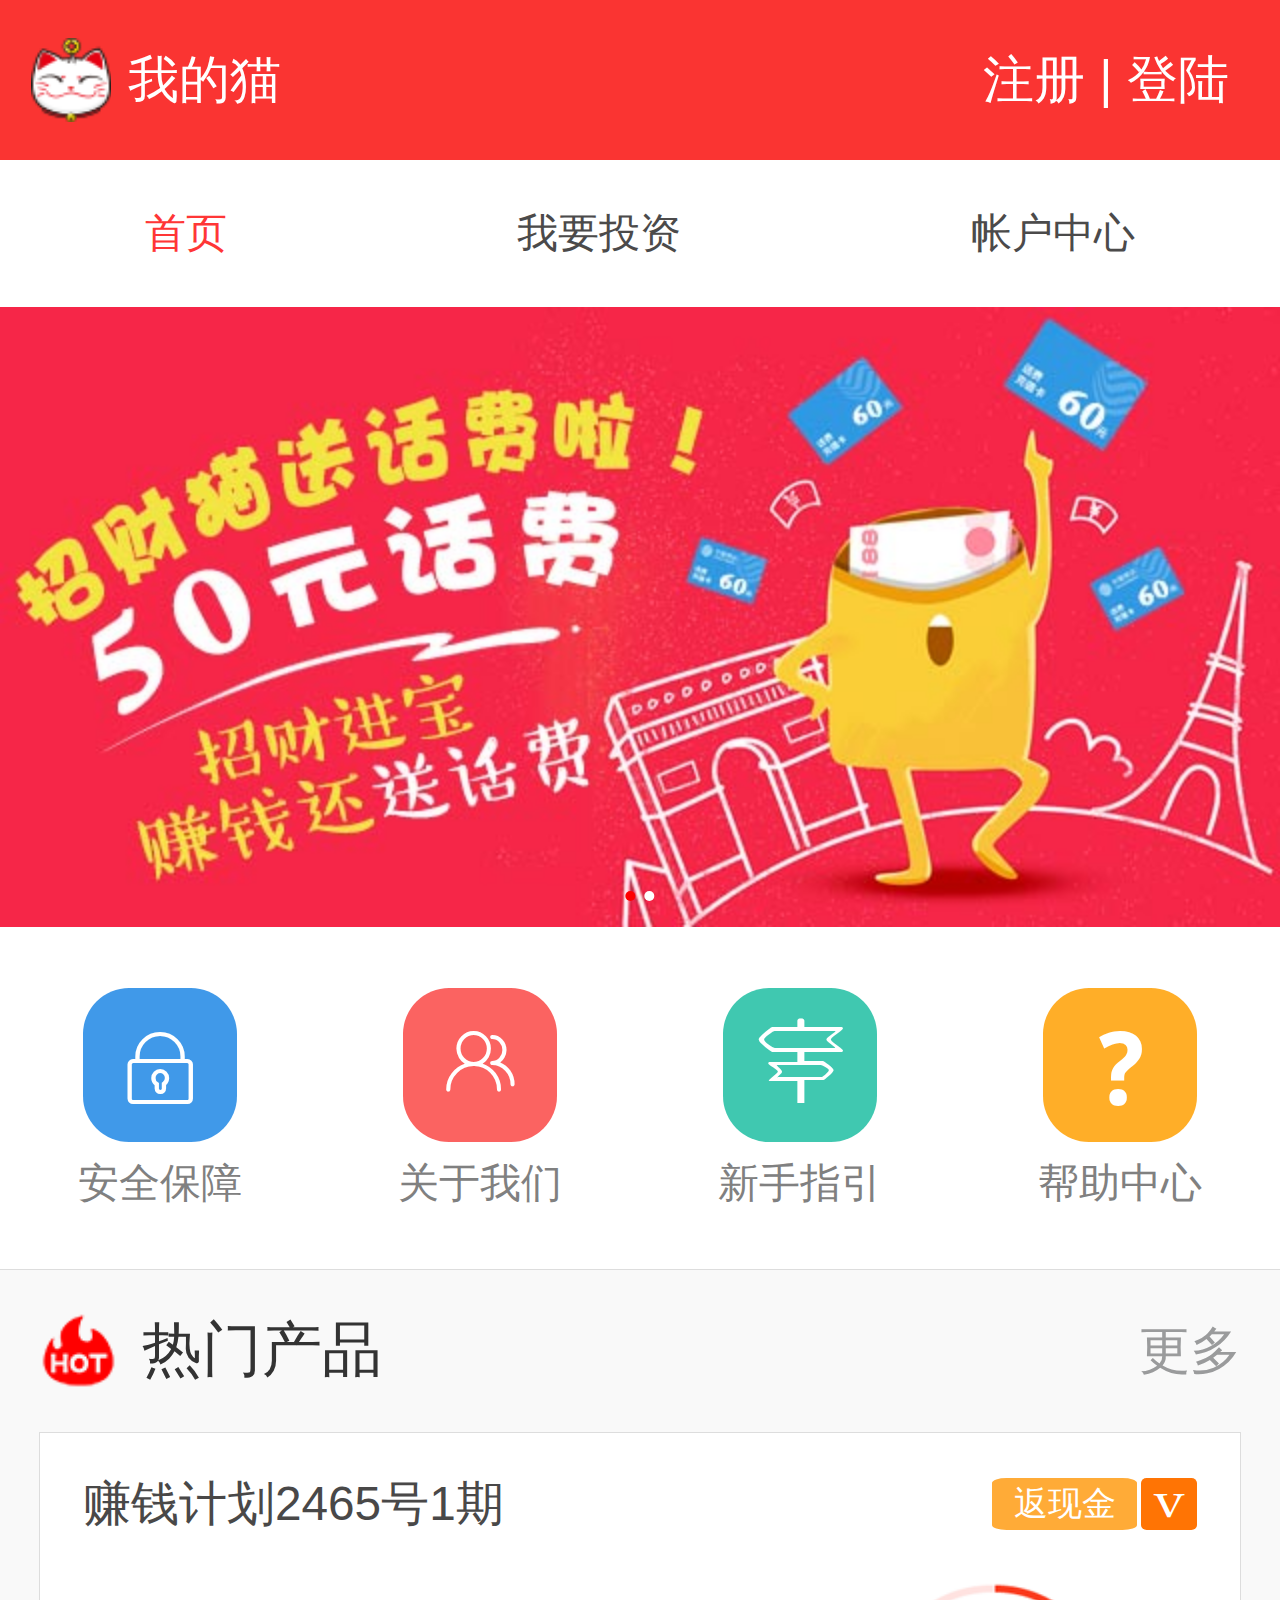
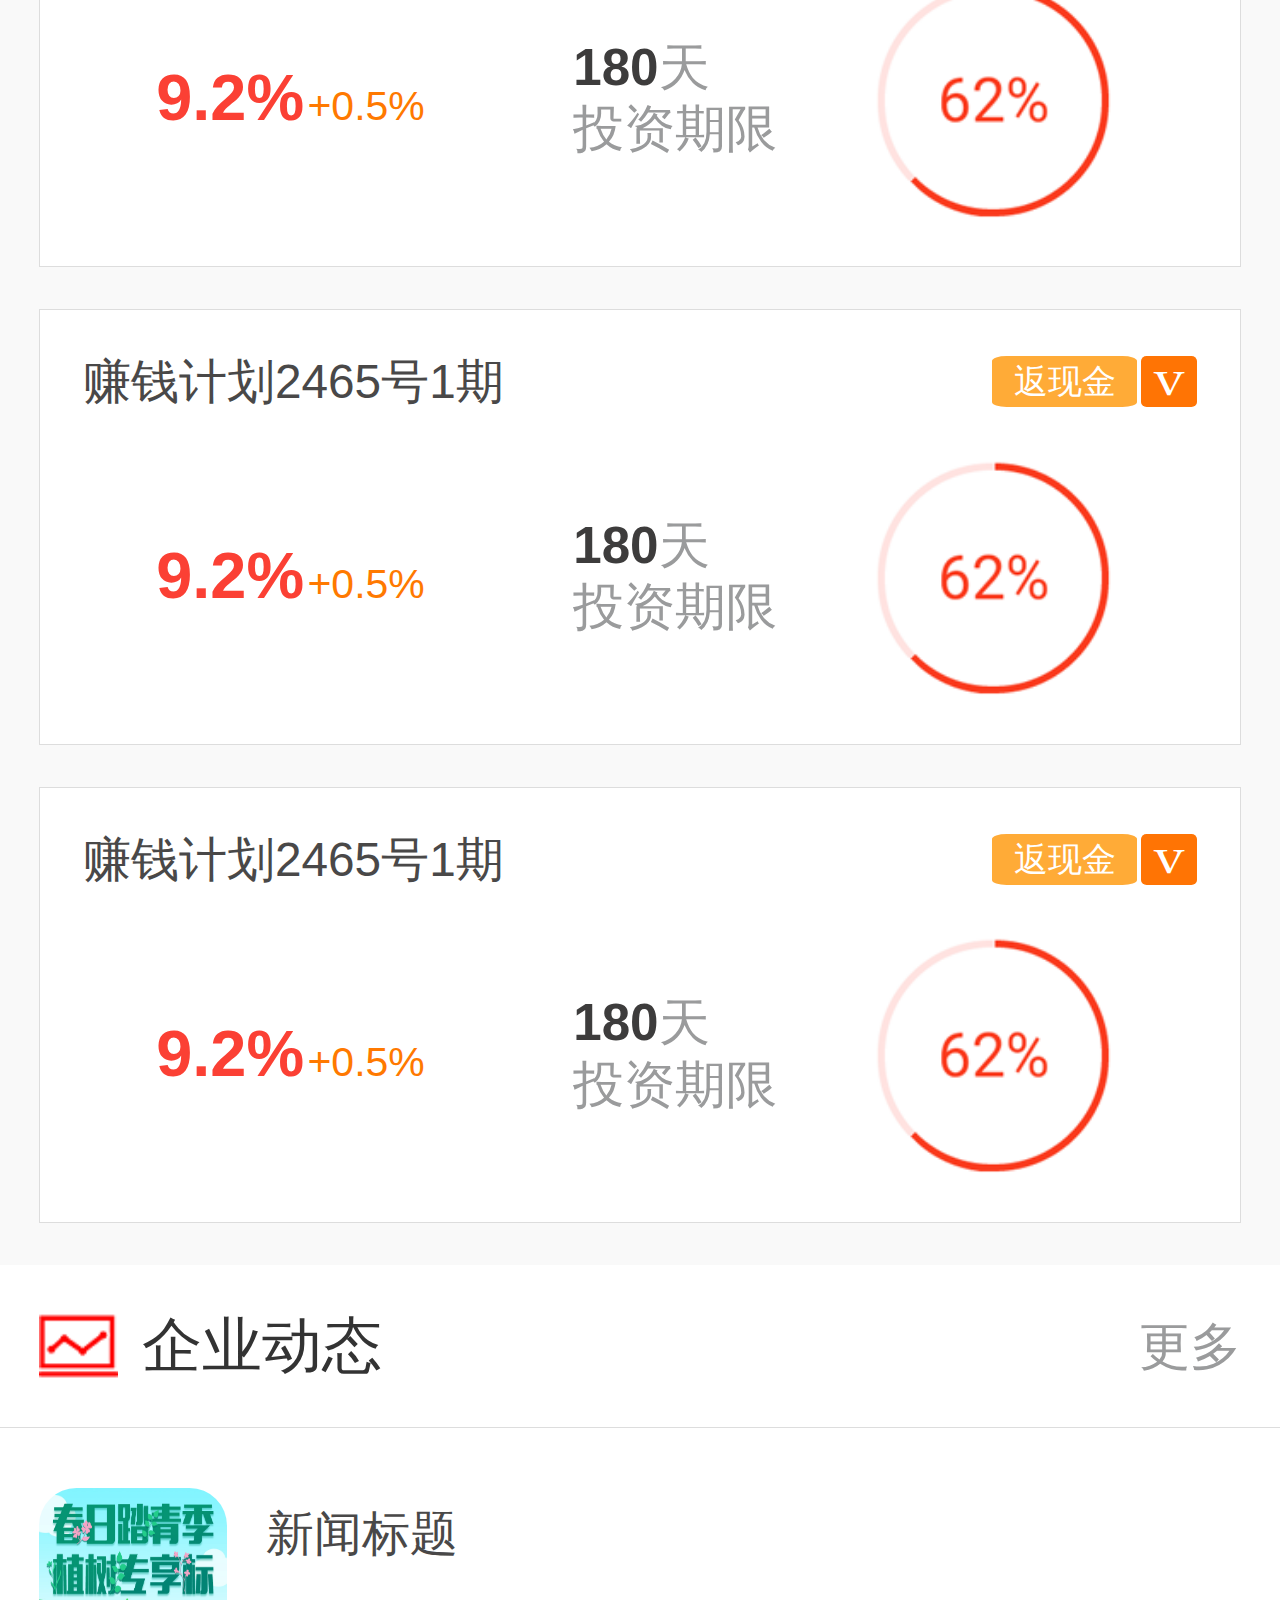
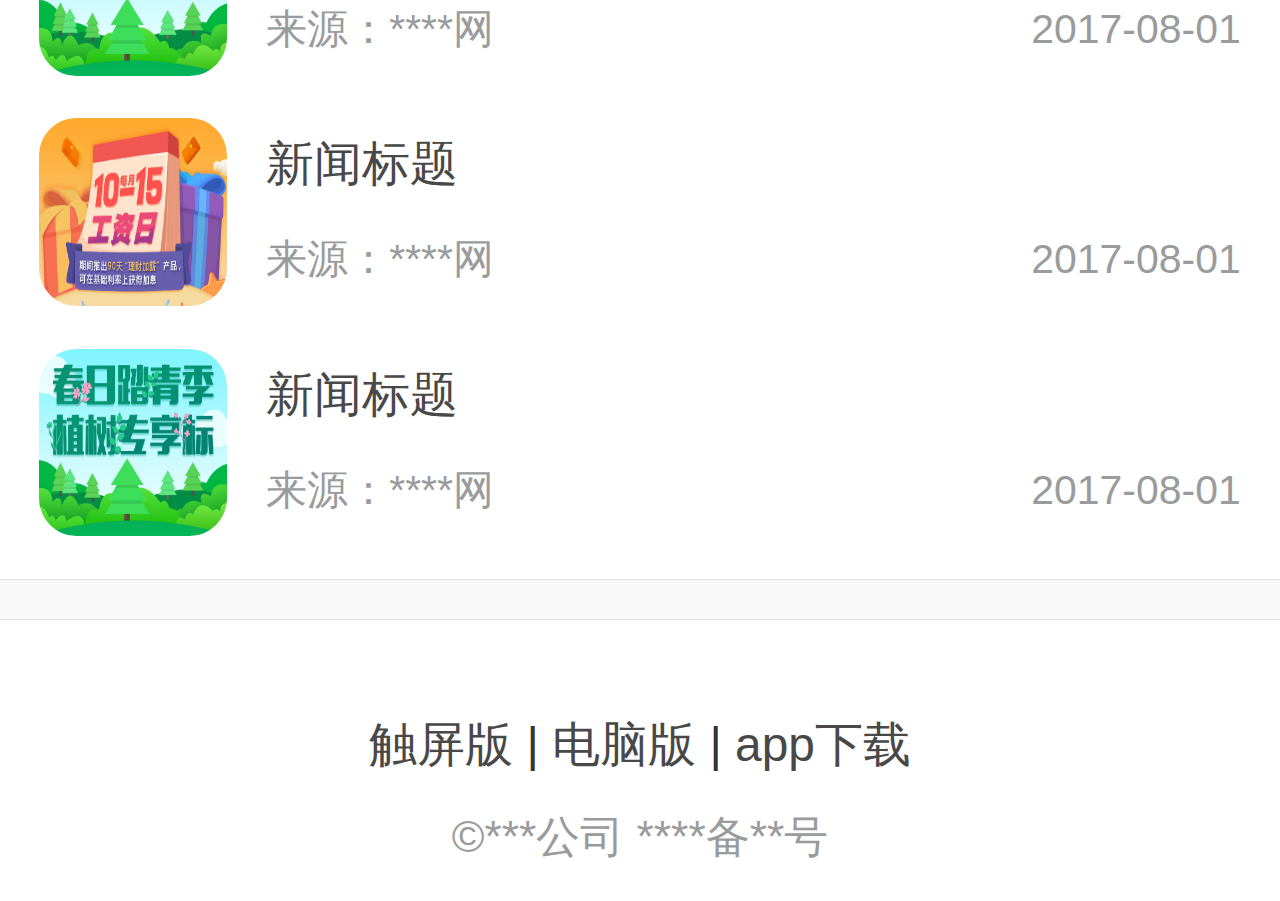
<file: index.html>
<!DOCTYPE html>
<html>
	<head>
		<meta charset="utf-8" />
		<meta name="viewport" content="width=device-width,initial-scale=1,minimum-scale=1,maximum-scale=1,user-scalable=no" />
		<title>猫-主页</title>
		<link rel="stylesheet" href="css/iconfont.css" />
		<link rel="stylesheet" type="text/css" href="css/index.css"/>

		<script type="text/javascript">
			var fs = document.documentElement.clientWidth / 750  * 100; 
			document.querySelector("html").style.fontSize = fs + "px";
		</script>
	</head>
	<body>
		<header>
			<div class="logo">
				<a href="">
					<img src="img/logo.png" alt="" />
					<h1>我的猫</h1>
				</a>
			</div>
			<div>
				<a href="">注册</a> | <a href="">登陆</a> 
			</div>
			
		</header>
		
		<section class="topnav">
			<a href="" class="current">首页</a>
			<a href="">我要投资</a>
			<a href="">帐户中心</a>
		</section>
		
	<!--轮播图-->
		<div id='slider' class='swipe'>
			  <div class='swipe-wrap'>
			    <div class="page">
			    	<img src="img/slider1.jpg" />
			    </div>
			    <div class="page">
			    	<img src="img/slider2.jpg" alt="" />
			    </div>
			   
			  </div>
		  
		  
		   <div class="indirector">
		    	<span class="on"></span>
		    	<span></span>
		    </div>
		    
		</div>
	<!--轮播图-->	
	
	<!--用户导航-->
		<section class="usernav">
			<a href="">
				<i class="iconfont icon-suo"></i>
				<div>安全保障</div>
			</a>
			<a href="">
				<i class="iconfont icon-women"></i>
				<div>关于我们</div>
			</a>
			<a href="">
				<i class="iconfont icon-xinshouzhiyin"></i>
				<div>新手指引</div>
			</a>
			<a href="help.html">
				<i class="iconfont icon-wenti"></i>
				<div>帮助中心</div>
			</a>
		</section>
	
	<!--热门产品-->
		<section class="hotproducts">
			<div class="title">
				<h3>热门产品</h3> <a href="">更多</a>
			</div>
			<ul class="itemlist">
				<li class="item">
					<a href="detail.html">
						<div class="item-title">
							<h4>赚钱计划2465号1期 </h4>
							<span>
								<i class="cash">返现金</i>
								<i class="iconfont icon-vip"></i>
							</span>
						</div>
						<div class="data">
							<div class="data1">
								<strong>9.2%</strong>
								<em>+0.5%</em>
							</div>
							<div class="data2">
								<p><strong>180</strong>天</p>
								<p>投资期限</p>
							</div>
							<div class="data3">
								<img src="img/data3.png" alt="" />
							</div>
						</div>
					</a>
				</li>
				<li class="item">
					<div class="item-title">
						<h4>赚钱计划2465号1期 </h4>
						<span>
							<i class="cash">返现金</i>
							<i class="iconfont icon-vip"></i>
						</span>
					</div>
					<div class="data">
						<div class="data1">
							<strong>9.2%</strong>
							<em>+0.5%</em>
						</div>
						<div class="data2">
							<p><strong>180</strong>天</p>
							<p>投资期限</p>
						</div>
						<div class="data3">
							<img src="img/data3.png" alt="" />
						</div>
					</div>
				</li>
				<li class="item">
					<div class="item-title">
						<h4>赚钱计划2465号1期 </h4>
						<span>
							<i class="cash">返现金</i>
							<i class="iconfont icon-vip"></i>
						</span>
					</div>
					<div class="data">
						<div class="data1">
							<strong>9.2%</strong>
							<em>+0.5%</em>
						</div>
						<div class="data2">
							<p><strong>180</strong>天</p>
							<p>投资期限</p>
						</div>
						<div class="data3">
							<img src="img/data3.png" alt="" />
						</div>
					</div>
				</li>
			</ul>
			
		</section>
	
	
	<!--企业动态-->
		<section class="news">
			<div class="title">
				<h3>企业动态</h3> <a href="">更多</a>
			</div>
			<ul class="itemlist">
				
				<li class="item">
					<a href="">
						<img src="img/news20170310144045_植树节专享标题.jpg" alt="" />
						<div>
							<h4>新闻标题</h4>
							<p>
								<span>来源：****网</span>
								<i>2017-08-01</i>
							</p>
						</div>
					</a>
				</li>
				<li class="item">
					<a href="">
						<img src="img/news20170309133946_工资日标题.jpg" alt="" />
						<div>
							<h4>新闻标题</h4>
							<p>
								<span>来源：****网</span>
								<i>2017-08-01</i>
							</p>
						</div>
					</a>
					
				</li>
				<li class="item">
					<a href="">
						<img src="img/news20170310144045_植树节专享标题.jpg" alt="" />
						<div>
							<h4>新闻标题</h4>
							<p>
								<span>来源：****网</span>
								<i>2017-08-01</i>
							</p>
						</div>
					</a>
					
				</li>
			</ul>
			
		</section>
		
	<!--版权声明-->	
		<footer>
			<p class="links"> <a href="">触屏版</a> | <a href="">电脑版</a> | <a href="">app下载</a> </p>
			<p class="copyright"> &copy;***公司 ****备**号</p>
		</footer>
		
		<script src="./js/zepto/zepto.js" type="text/javascript" charset="utf-8"></script>
		<script src="./js/zepto/event.js" type="text/javascript" charset="utf-8"></script>
		<script src="./js/swipe.js" type="text/javascript" charset="utf-8"></script>
		<script type="text/javascript">
			
			window.mySwipe = Swipe(document.getElementById('slider'),
				{
				  startSlide: 0, //第几张开始
				  speed: 400,
				  auto: 2000, 	  //是否自动播放。为0就不会自动播放
				  continuous: true,//无限循环
				  disableScroll: false,
				  stopPropagation: false,
				  callback: function(index, elem) {
				  	
				    $(".indirector span").eq(index%2).addClass("on").siblings().removeClass("on");
				  	console.info("callback",index,elem);
				  	
				  },
				  transitionEnd: function(index, elem) {
				  	console.info("transitionEnd",index,elem)
				  	
				  }
				}
			);
			
			$(".indirector span").on("click",function(){
				var index = $(this).index();
				mySwipe.slide(index, 2000)
			})
			
			
		</script>
		
	</body>
</html>
</file>
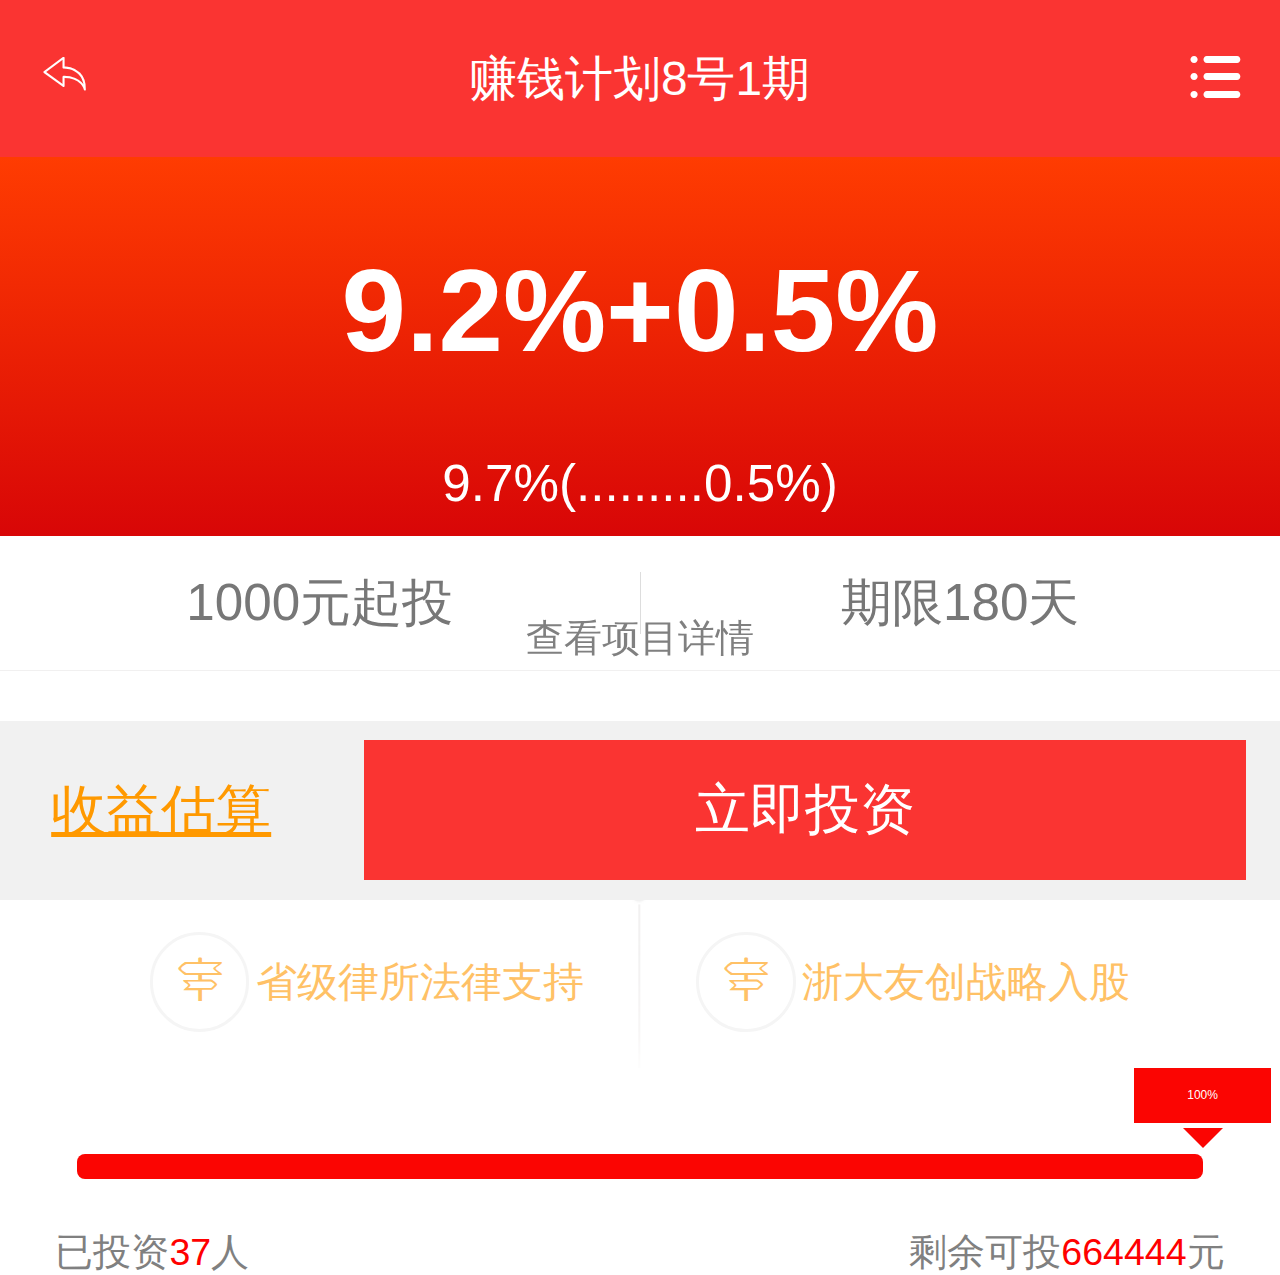
<file: detail.html>
<!DOCTYPE html>
<html>
		<head>
		<meta charset="utf-8" />
		<meta name="viewport" content="width=device-width,initial-scale=1,minimum-scale=1,maximum-scale=1,user-scalable=no" />
		<title>猫-详情页</title>
		<link rel="stylesheet" href="css/iconfont.css" />
		<link rel="stylesheet" type="text/css" href="css/detail.css"/>

		<script type="text/javascript">
			var fs = document.documentElement.clientWidth / 750  * 100; 
			document.querySelector("html").style.fontSize = fs + "px";
		</script>
	</head>
	<body>
		<header>
			<a href="index.html "> <i class="iconfont icon-fanhui"> </i></a> 
			<span>赚钱计划8号1期</span>
			
			<i class="iconfont icon-caidan" id="menu"> </i>
		</header>
		
		<section class="data">
			<p class="data1"> <strong>9.2%+0.5%</strong></p>
			<p class="data2"> <em>9.7%(.........0.5%)</em></p>
		</section>
		
		<section class="support">
			<div class="keys">
				<span>1000元起投</span>
				<span>期限180天</span>
			</div>
			<div>
				<ul>
					<li> <i class="iconfont icon-xinshouzhiyin"></i>省级律所法律支持</li>
					<li><i class="iconfont icon-xinshouzhiyin"></i>浙大友创战略入股</li>
					<li><i class="iconfont icon-xinshouzhiyin"></i>省级律所法律支持</li>
					<li><i class="iconfont icon-xinshouzhiyin"></i>浙大友创战略入股</li>
				</ul>
			</div>
		</section>
		
		<section class="proccess">
			
			<div class="pro-wrap" data-proccess="100">
				<div class="pro-front"></div>
				<div class="pro-block">0%</div>
			</div>
			
			<p class="pro-info">
				<span>已投资<em>37</em>人</span>
				<span>剩余可投<em>664444</em>元</span>
			</p>
			
		</section>
		
		<section class="footerlink">
			<p><a href="">查看项目详情</a></p>
		</section>
		<footer >
			<a href="" class="earnings">收益估算</a>
			<a href="" class="investment">立即投资</a>
		</footer>
		
		<div id="mask">
			
			<div class="nav">
				<a href="">
					<i class="iconfont icon-zhuye"></i>  
					<span>主页</span>  
				</a>
				<a href="">
					<i class="iconfont icon-suo"></i>  
					<span>安全保障</span>  
				</a>
				<a href="">
					<i class="iconfont icon-touzi"></i>  
					<span>我要投资</span>  
				</a>
				<a href="">
					<i class="iconfont icon-jiaruwomen"></i>  
					<span>帐户中心</span>  
				</a>
			</div>
			
		</div>
		
		<script src="js/zepto/zepto.js"></script>
		
		<script src="js/zepto/event.js"></script>
		<script src="js/zepto/touch.js"></script>
		<script>
		
			window.requestAnimFrame = (function(){
				  return  window.requestAnimationFrame       ||
				          window.webkitRequestAnimationFrame ||
				          window.mozRequestAnimationFrame    ||
				          function( callback ){
				            window.setTimeout(callback, 1000 / 60);
				          };
			})();
			
			window.cancelrequestAnimFrame = (function(){
				  return  window.cancelAnimationFrame   ||
				          window.webkitCancelAnimationFrame ||
				          window.mozCancelAnimationFrame    ||
				          window.clearTimeout;
				          
			})();
			
			
		
			$(function(){
				//假设当前的进度值是 50
				var value = $(".pro-wrap").attr("data-proccess");
				
				var currentValue = 0;
				var step = value / 30;
				var timerId;
				
				//（1）红色的前景的宽度:从0 --- 整个宽度的一半       c3动画
				var totalWidth = $(".pro-wrap").width();
				var frontWidth = totalWidth * value/100 ; 
				$(".pro-front").css("width",   frontWidth);
	
				// （2） left从0  到  红色的前景的宽度 - 自己宽度/2  c3动画
				$(".pro-block").css("left", frontWidth - $(".pro-block").width()/2  );
				
				// (3)数字从0不断增加 到 value
				function  addNumber(){
					//currentV
					console.info("addNumber"); //1s 60次
					currentValue = currentValue + step;
					
					currentValue = currentValue.toFixed(2);//保留两位有效数字
					
					//Math.max();
					currentValue = currentValue > value ?  value : currentValue;
					
					$(".pro-block").html( currentValue + "%");
					
					timerId = requestAnimFrame(function(){
						addNumber();
					});
					
					if(currentValue >= value) {
						cancelrequestAnimFrame(timerId);
					}
				}
				
				addNumber();
			});
			
			
			$(function(){
			
				$("#menu").on("tap",function(){
					console.info("tap");
					
					$("#mask").toggle();
				})
			});
			
			
		</script>
	</body>
</html>
</file>
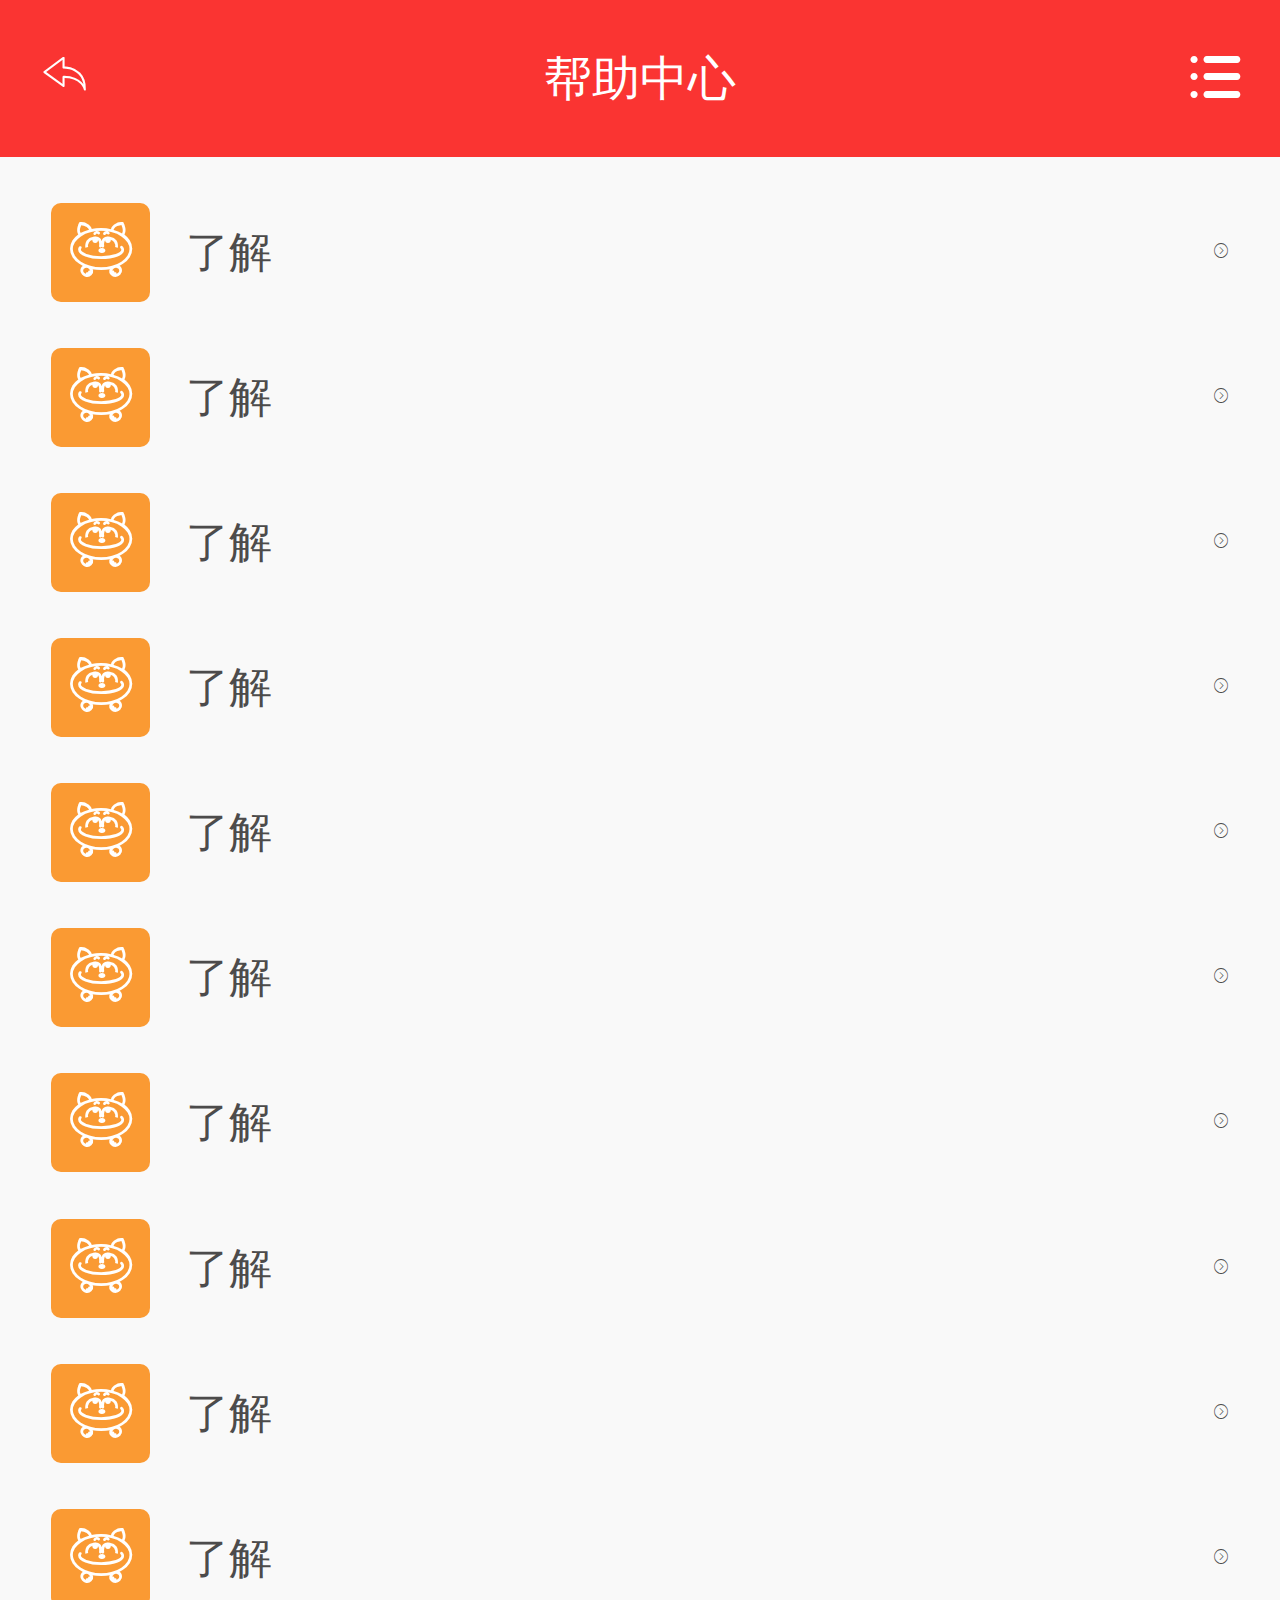
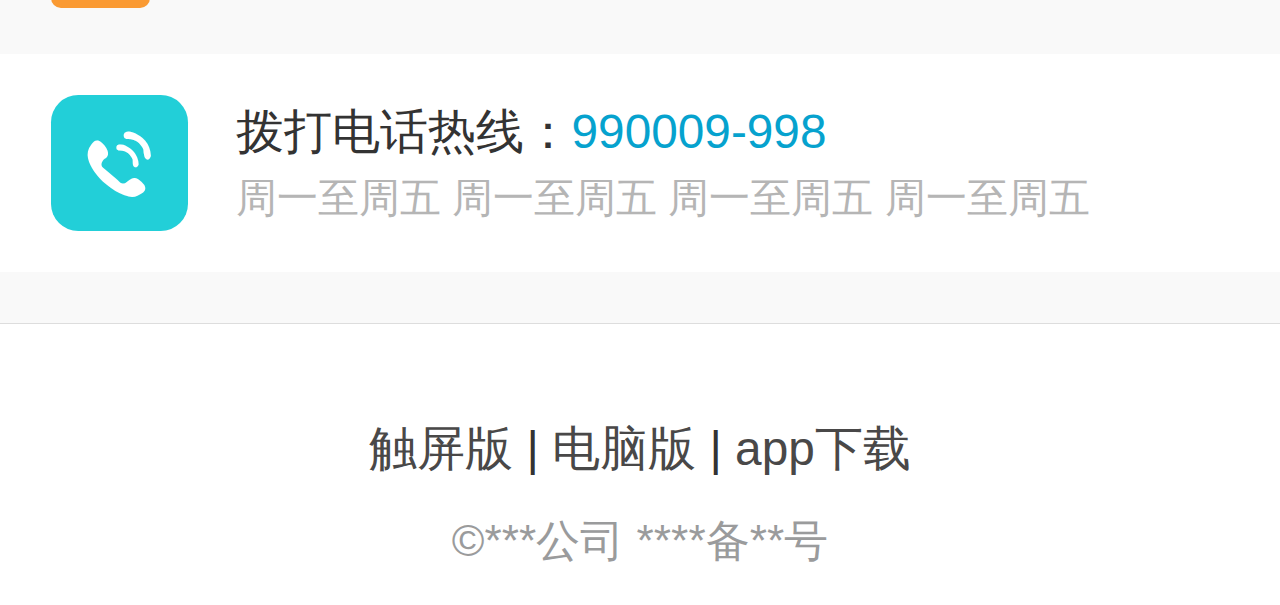
<file: help.html>
<!DOCTYPE html>
<html>
		<head>
		<meta charset="utf-8" />
		<meta name="viewport" content="width=device-width,initial-scale=1,minimum-scale=1,maximum-scale=1,user-scalable=no" />
		<title>猫-帮助页</title>
		<link rel="stylesheet" href="css/iconfont.css" />
		<link rel="stylesheet" type="text/css" href="css/help.css"/>

		<script type="text/javascript">
			var fs = document.documentElement.clientWidth / 750  * 100; 
			document.querySelector("html").style.fontSize = fs + "px";
		</script>
	</head>
	<body>
		<header>
			<a href="index.html "> <i class="iconfont icon-fanhui"> </i></a> 
			<span>帮助中心</span>
			
			<i class="iconfont icon-caidan" id="menu"> </i>
		</header>
		
		<section class="listwrap">
			<ul class="itemlist">
				<li class="item">
					<i class="iconfont icon-icon4" ></i> <span class="title">了解</span> <span class="iconfont icon-start" ></span>
				</li>
				<li class="item">
					<i class="iconfont icon-icon4" ></i> <span class="title">了解</span> <span class="iconfont icon-start" ></span>
				</li>
				<li class="item">
					<i class="iconfont icon-icon4" ></i> <span class="title">了解</span> <span class="iconfont icon-start" ></span>
				</li>
				<li class="item">
					<i class="iconfont icon-icon4" ></i> <span class="title">了解</span> <span class="iconfont icon-start" ></span>
				</li>
				<li class="item">
					<i class="iconfont icon-icon4" ></i> <span class="title">了解</span> <span class="iconfont icon-start" ></span>
				</li>
				<li class="item">
					<i class="iconfont icon-icon4" ></i> <span class="title">了解</span> <span class="iconfont icon-start" ></span>
				</li>
				<li class="item">
					<i class="iconfont icon-icon4" ></i> <span class="title">了解</span> <span class="iconfont icon-start" ></span>
				</li>
				
				<li class="item">
					<i class="iconfont icon-icon4" ></i> <span class="title">了解</span> <span class="iconfont icon-start" ></span>
				</li>
				<li class="item">
					<i class="iconfont icon-icon4" ></i> <span class="title">了解</span> <span class="iconfont icon-start" ></span>
				</li>
				<li class="item">
					<i class="iconfont icon-icon4" ></i> <span class="title">了解</span> <span class="iconfont icon-start" ></span>
				</li>
			</ul>
		</section>
		
		<section class="concat">
			
			<div class="concat-body">
				<i class="iconfont icon-dianhua"></i>
				
				<ul>
					<li>拨打电话热线：<em>990009-998</em></li>
					<li>周一至周五 周一至周五 周一至周五 周一至周五</li>
				</ul>
			</div>
		</section>
		
		
		
			<!--版权声明-->	
		<footer>
			<p class="links"> <a href="">触屏版</a> | <a href="">电脑版</a> | <a href="">app下载</a> </p>
			<p class="copyright"> &copy;***公司 ****备**号</p>
		</footer>
		
		
		
		<div id="mask">
			
			<div class="nav">
				<a href="">
					<i class="iconfont icon-zhuye"></i>  
					<span>主页</span>  
				</a>
				<a href="">
					<i class="iconfont icon-suo"></i>  
					<span>安全保障</span>  
				</a>
				<a href="">
					<i class="iconfont icon-touzi"></i>  
					<span>我要投资</span>  
				</a>
				<a href="">
					<i class="iconfont icon-jiaruwomen"></i>  
					<span>帐户中心</span>  
				</a>
			</div>
			
		</div>
		
		<script src="js/zepto/zepto.js"></script>
		<script src="js/zepto/event.js"></script>
		<script src="js/zepto/touch.js"></script>
		<script>
		
			$(function(){
			
				$("#menu").on("tap",function(){
					console.info("tap");
					
					$("#mask").toggle();
				})
			});
			
			
		</script>
	</body>
</html>
</file>
<file: css/iconfont.css>
@font-face {font-family: "iconfont";
  src: url('../font/iconfont.eot?t=1494812464862'); /* IE9*/
  src: url('../font/iconfont.eot?t=1494812464862#iefix') format('embedded-opentype'), /* IE6-IE8 */
  url('../font/iconfont.woff?t=1494812464862') format('woff'), /* chrome, firefox */
  url('../font/iconfont.ttf?t=1494812464862') format('truetype'), /* chrome, firefox, opera, Safari, Android, iOS 4.2+*/
  url('../font/iconfont.svg?t=1494812464862#iconfont') format('svg'); /* iOS 4.1- */
}

.iconfont {
  font-family:"iconfont" !important;
  font-size:16px;
  font-style:normal;
  -webkit-font-smoothing: antialiased;
  -moz-osx-font-smoothing: grayscale;
}

.icon-zhuye:before { content: "\3478"; }

.icon-vip:before { content: "\3434"; }

.icon-fanhui:before { content: "\f000c"; }

.icon-chongzhi:before { content: "\f029c"; }

.icon-wenti:before { content: "\f00bd"; }

.icon-shouji:before { content: "\e625"; }

.icon-tubiao3:before { content: "\e6e3"; }

.icon-caidan:before { content: "\e6dc"; }

.icon-iconfontzhuce:before { content: "\e639"; }

.icon-home:before { content: "\e6b8"; }

.icon-iconziti10:before { content: "\e613"; }

.icon-faxian:before { content: "\e623"; }

.icon-suo:before { content: "\e681"; }

.icon-shouji1:before { content: "\e795"; }

.icon-dianhua:before { content: "\e621"; }

.icon-icon02:before { content: "\e604"; }

.icon-liwu:before { content: "\e647"; }

.icon-shangjia:before { content: "\e65a"; }

.icon-chazhao:before { content: "\e65c"; }

.icon-jiarugouwuche:before { content: "\e640"; }

.icon-faxian1:before { content: "\e608"; }

.icon-re:before { content: "\e61d"; }

.icon-renzheng:before { content: "\e646"; }

.icon-gouwuche:before { content: "\e6ff"; }

.icon-saomiao:before { content: "\e669"; }

.icon-vip1:before { content: "\e680"; }

.icon-book:before { content: "\e60d"; }

.icon-xin:before { content: "\e60e"; }

.icon-xiaoxi:before { content: "\e628"; }

.icon-order:before { content: "\e614"; }

.icon-lock-fill:before { content: "\e615"; }

.icon-wode:before { content: "\e60f"; }

.icon-xiuli0:before { content: "\e776"; }

.icon-qidong:before { content: "\e66e"; }

.icon-touzi:before { content: "\e643"; }

.icon-huiyuan:before { content: "\e62f"; }

.icon-552cc60056679:before { content: "\e619"; }

.icon-qiandao:before { content: "\e977"; }

.icon-zhengmian:before { content: "\e601"; }

.icon-shouhuo:before { content: "\f000f"; }

.icon-iconset0204:before { content: "\e667"; }

.icon-gengduo:before { content: "\e627"; }

.icon-qianbao:before { content: "\e6e2"; }

.icon-wenhao:before { content: "\e62a"; }

.icon-shouye:before { content: "\e605"; }

.icon-pay:before { content: "\e622"; }

.icon-icon:before { content: "\e600"; }

.icon-artboard13:before { content: "\e7e0"; }

.icon-zhiyin:before { content: "\e651"; }

.icon-buoumaotubiao45:before { content: "\e629"; }

.icon-icon4:before { content: "\e60a"; }

.icon-jiaruwomen:before { content: "\e735"; }

.icon-weibiaoti--:before { content: "\e803"; }

.icon-mao:before { content: "\e5fb"; }

.icon-xinshouzhiyin:before { content: "\e648"; }

.icon-start:before { content: "\e66b"; }

.icon-dianhuaqia:before { content: "\e77c"; }

.icon-women:before { content: "\e606"; }
</file>
<file: css/index.css>
html,
body,
ul,
li,
ol,
dl,
dd,
dt,
p,
h1,
h2,
h3,
h4,
h5,
h6,
form,
fieldset,
legend,
img,
div,
section,
footer,
header {
  margin: 0;
  padding: 0;
  box-sizing: border-box;
}
h1,
h2,
h3,
h4,
h5,
h6 {
  font-weight: normal;
}
fieldset,
img {
  border: none;
}
img {
  display: block;
}
address,
caption,
cite,
code,
dfn,
th,
var {
  font-style: normal;
  font-weight: normal;
}
ul,
ol {
  list-style: none;
}
input {
  padding-top: 0;
  padding-bottom: 0;
  font-family: "SimSun", "宋体";
}
input::-moz-focus-inner {
  border: none;
  padding: 0;
}
select,
input {
  vertical-align: middle;
}
select,
input,
textarea {
  font-size: 12px;
  margin: 0;
}
input[type="text"],
input[type="password"],
textarea {
  outline-style: none;
  -webkit-appearance: none;
}
textarea {
  resize: none;
}
input,
textarea {
  background: none;
  border: none;
}
table {
  border-collapse: collapse;
}
body {
  color: #333;
  font: 12px/1.2 "微软雅黑", "SimSun", "Arial Narrow", HELVETICA;
  background: #fff;
}
a {
  text-decoration: none;
}
a:hover,
a:active,
a:focus {
  text-decoration: underline;
}
em,
i {
  font-style: normal;
}
html {
  font-size: 100px;
}
body {
  background-color: #f9f9f9;
}
header {
  color: #fff;
  font-size: 0.3rem;
  height: 0.94rem;
  background-color: #FA3432;
  display: flex;
  align-items: center;
  justify-content: space-between;
  padding-left: 0.18rem;
  padding-right: 0.3rem;
}
header a {
  color: #fff;
}
header .logo h1 {
  font-size: 0.3rem;
}
header .logo a {
  display: flex;
  align-items: center;
}
header .logo img {
  width: 0.47rem;
  height: 0.49rem;
  margin-right: 0.1rem;
}
.topnav {
  height: 0.86rem;
  background-color: #fff;
  display: flex;
  align-items: center;
  justify-content: space-around;
  font-size: 0.24rem;
}
.topnav a {
  color: #4b4a4a;
}
.topnav .current {
  color: #ff3636;
}
.swipe {
  overflow: hidden;
  visibility: hidden;
  position: relative;
}
.swipe .swipe-wrap {
  overflow: hidden;
  position: relative;
}
.swipe .swipe-wrap > div {
  float: left;
  width: 100%;
  position: relative;
}
.swipe img {
  /*让图片100%*/
  width: 100%;
}
.swipe .indirector {
  position: absolute;
  bottom: 20px;
  left: 50%;
  transform: translateX(-50%);
}
.swipe .indirector span {
  display: inline-block;
  margin: 3px;
  width: 10px;
  height: 10px;
  border-radius: 50%;
  background-color: #fff;
}
.swipe .indirector span.on {
  background-color: red;
}
.usernav {
  font-size: 0.24rem;
  height: 2rem;
  display: flex;
  align-items: center;
  justify-content: space-around;
  background-color: #fff;
}
.usernav .iconfont {
  margin: 0 auto;
  margin-bottom: 0.1rem;
  color: #fff;
  font-size: 0.5rem;
  height: 0.9rem;
  width: 0.9rem;
  border-radius: 30% ;
  display: block;
  text-align: center;
  line-height: 0.9rem;
}
.usernav .icon-suo {
  background-color: #4099E9;
}
.usernav .icon-women {
  background-color: #FB6361;
}
.usernav .icon-xinshouzhiyin {
  background-color: #40C8B0;
}
.usernav .icon-wenti {
  background-color: #FFAE28;
}
.usernav a {
  color: #808080;
}
section .title {
  font-size: 0.3rem;
  height: 0.95rem;
  display: flex;
  align-items: center;
  justify-content: space-between;
}
section .title h3 {
  width: 2.5rem;
  height: 0.46rem;
  line-height: 0.46rem;
  padding-left: 0.6rem;
}
section .title a {
  color: #9a9b9c;
}
.hotproducts {
  border-top: 1px solid #ddd;
  background: #f9f9f9;
  padding-left: 0.23rem;
  padding-right: 0.23rem;
}
.hotproducts .title h3 {
  background: url("../img/home_ico_09.png") no-repeat;
  background-size: 0.46rem 0.46rem;
}
.hotproducts .item {
  height: 2.55rem;
  margin-bottom: 0.25rem;
  border: 1px solid #ddd;
  background-color: #fff;
  padding: 0.25rem;
}
.hotproducts .item .item-title {
  display: flex;
  align-items: center;
  justify-content: space-between;
}
.hotproducts .item .item-title h4 {
  font-size: 0.28rem;
  color: #494848;
}
.hotproducts .item .item-title i {
  height: 0.3rem;
  line-height: 0.3rem;
  border-radius: 10%;
  display: inline-block;
  color: #fff;
  font-size: 0.2rem;
  text-align: center;
}
.hotproducts .item .item-title .cash {
  width: 0.85rem;
  height: 0.3rem;
  background-color: #ffAB37;
  color: #fff;
}
.hotproducts .item .item-title .icon-vip {
  width: 0.33rem;
  background-color: #ff7404;
}
.hotproducts .item .data {
  margin-top: 0.27rem;
  display: flex;
  align-items: center;
}
.hotproducts .item .data .data1 {
  margin-left: 0.43rem;
}
.hotproducts .item .data .data1 strong {
  color: #FB4034;
  font-size: 0.38rem;
}
.hotproducts .item .data .data1 em {
  color: #ff7900;
  font-size: 0.24rem;
}
.hotproducts .item .data .data2 {
  line-height: 1.2;
  margin-left: 0.87rem;
  font-size: 0.3rem;
  color: #9a9b9c;
}
.hotproducts .item .data .data2 strong {
  color: #3d3c3c;
}
.hotproducts .item .data .data3 {
  margin-left: 0.56rem;
}
.hotproducts .item .data .data3 img {
  width: 1.4rem;
  height: 1.4rem;
}
.news {
  background-color: #fff;
  margin-bottom: 0.23rem;
}
.news .title {
  padding-left: 0.23rem;
  padding-right: 0.23rem;
}
.news .title h3 {
  background: url("../img/home_ico_10.png") no-repeat;
  background-size: 0.46rem 0.46rem;
}
.news .itemlist {
  border-top: 1px solid #ddd;
  border-bottom: 1px solid #ddd;
  padding-top: 0.35rem;
  padding-left: 0.23rem;
  padding-right: 0.23rem;
}
.news .itemlist .item {
  margin-bottom: 0.25rem;
}
.news .itemlist .item a {
  display: flex;
}
.news .itemlist .item a img {
  flex: 0 0 auto;
  width: 1.1rem;
  height: 1.1rem;
  border-radius: 20%;
  margin-right: 0.23rem;
}
.news .itemlist .item a div {
  flex: 1 1 auto;
}
.news .itemlist .item a div h4 {
  padding-top: 0.1rem;
  color: #494848;
  font-size: 0.28rem;
  margin-bottom: 0.25rem;
}
.news .itemlist .item a div p {
  color: #9a9b9c;
  font-size: 0.24rem;
  display: flex;
  align-items: center;
  justify-content: space-between;
}
footer {
  line-height: 2;
  text-align: center;
  background-color: #fff;
  height: 1.65rem;
  padding-top: 0.45rem;
  border-top: 1px solid #ddd;
}
footer .links {
  font-size: 0.28rem;
}
footer .links a {
  color: #494848;
}
footer .copyright {
  color: #9a9b9c;
  font-size: 0.26rem;
}
</file>
<file: css/detail.css>
html,
body,
ul,
li,
ol,
dl,
dd,
dt,
p,
h1,
h2,
h3,
h4,
h5,
h6,
form,
fieldset,
legend,
img,
div,
section,
footer,
header {
  margin: 0;
  padding: 0;
  box-sizing: border-box;
}
h1,
h2,
h3,
h4,
h5,
h6 {
  font-weight: normal;
}
fieldset,
img {
  border: none;
}
img {
  display: block;
}
address,
caption,
cite,
code,
dfn,
th,
var {
  font-style: normal;
  font-weight: normal;
}
ul,
ol {
  list-style: none;
}
input {
  padding-top: 0;
  padding-bottom: 0;
  font-family: "SimSun", "宋体";
}
input::-moz-focus-inner {
  border: none;
  padding: 0;
}
select,
input {
  vertical-align: middle;
}
select,
input,
textarea {
  font-size: 12px;
  margin: 0;
}
input[type="text"],
input[type="password"],
textarea {
  outline-style: none;
  -webkit-appearance: none;
}
textarea {
  resize: none;
}
input,
textarea {
  background: none;
  border: none;
}
table {
  border-collapse: collapse;
}
body {
  color: #333;
  font: 12px/1.2 "微软雅黑", "SimSun", "Arial Narrow", HELVETICA;
  background: #fff;
}
a {
  text-decoration: none;
}
a:hover,
a:active,
a:focus {
  text-decoration: underline;
}
em,
i {
  font-style: normal;
}
html {
  font-size: 100px;
}
body {
  background-color: #f9f9f9;
}
body {
  background-color: #fff;
}
header {
  background-color: #FA3432;
  height: 0.92rem;
  display: flex;
  align-items: center;
  justify-content: space-between;
  font-size: 0.28rem;
  color: #fff;
  padding-left: 0.23rem;
  padding-right: 0.23rem;
}
header a {
  color: #fff;
}
header .iconfont {
  font-size: 0.3rem;
}
.data {
  color: #fff;
  height: 2.22rem;
  padding-top: 0.5rem;
  text-align: center;
  background: #ff3c01;
  background: linear-gradient(to bottom, #ff3c01, #d80607);
}
.data .data1 {
  font-size: 0.68rem;
  margin-bottom: 0.42rem;
}
.data .data2 {
  font-size: 0.3rem;
}
.support .keys {
  height: 0.79rem;
  font-size: 0.3rem;
  color: #777;
  display: flex;
  align-items: center;
  justify-content: space-around;
  border-bottom: 1px solid #F1F0F0;
}
.support .keys span {
  width: 50%;
  text-align: center;
}
.support .keys span:first-child {
  border-right: 1px solid #ddd;
}
.support ul {
  width: 6.4rem;
  height: 2.03rem;
  margin: 0 auto;
  margin-top: 0.3rem;
  background: url(../img/detail_icon_bg.png) no-repeat;
  background-size: 100% 100% ;
  display: flex;
  flex-wrap: wrap;
  align-content: space-around;
}
.support ul li {
  color: #ffc166;
  font-size: 0.24rem;
  width: 50%;
  text-align: center;
  line-height: 0.55rem;
}
.support ul li .iconfont {
  display: inline-block;
  width: 0.55rem;
  height: 0.55rem;
  font-size: 0.26rem;
  border-radius: 50%;
  border: 3px solid #f5f5f5;
  margin-right: 0.04rem;
}
.proccess {
  margin-top: 0.5rem;
}
.proccess .pro-wrap {
  position: relative;
  width: 6.6rem;
  height: 0.15rem;
  margin: 0 auto;
  background-color: #f0f0f0;
  border-radius: 8px;
}
.proccess .pro-wrap .pro-front {
  position: absolute;
  background-color: #fb0502;
  width: 0rem;
  height: 0.15rem;
  transition: width 0.5s ease-in-out;
  border-radius: 8px;
}
.proccess .pro-wrap .pro-block {
  position: absolute;
  background-color: #fb0502;
  width: 0.8rem;
  height: 0.32rem;
  line-height: 0.32rem;
  text-align: center;
  color: #fff;
  left: 0rem;
  transition: left 0.5s ease-in-out;
  top: -0.5rem;
}
.proccess .pro-wrap .pro-block:after {
  content: "";
  display: block;
  border-style: solid dashed dashed dashed;
  border-color: #fb0502 transparent transparent transparent;
  border-width: 0.12rem;
  width: 0;
  height: 0;
  overflow: hidden;
  top: 0.35rem;
  position: absolute;
  left: 50%;
  transform: translateX(-50%);
}
.proccess .pro-info {
  width: 6.85rem;
  margin-left: auto;
  margin-right: auto;
  margin-top: 0.3rem;
  display: flex;
  align-items: center;
  justify-content: space-between;
  color: #808080;
  font-size: 0.22rem;
}
.proccess .pro-info em {
  color: #f00;
}
.footerlink {
  position: fixed;
  bottom: 1.4rem;
  left: 0;
  right: 0;
  text-align: center;
}
.footerlink a {
  color: #808080;
  font-size: 0.22rem;
}
footer {
  position: fixed;
  bottom: 0;
  left: 0;
  right: 0;
  display: flex;
  align-items: center;
  justify-content: space-between;
  height: 1.05rem;
  padding-left: 0.3rem;
  padding-right: 0.2rem;
  background-color: #f1f1f1;
}
footer .earnings {
  color: #f90;
  font-size: 0.32rem;
  text-decoration: underline;
}
footer .investment {
  font-size: 0.32rem;
  color: #fff;
  width: 5.17rem;
  height: 0.82rem;
  line-height: 0.82rem;
  background-color: #FA3432;
  text-align: center;
}
#mask {
  position: absolute;
  display: none;
  left: 0;
  right: 0;
  top: 0.92rem;
  bottom: 1.05rem;
  background-color: rgba(0, 0, 0, 0.5);
}
#mask .nav {
  background-color: #fff;
  height: 1.2rem;
  display: flex;
  align-items: center;
  justify-content: space-around;
}
#mask .nav a {
  color: #f00;
  font-size: 0.28rem;
  text-align: center;
  width: 25%;
  border-right: 1px solid #ddd;
}
#mask .nav a .iconfont {
  font-size: 0.4rem;
  display: block;
  margin-left: auto;
  margin-right: auto;
}
#mask .nav a:last-child {
  border-right: none;
}
</file>
<file: css/help.css>
html,
body,
ul,
li,
ol,
dl,
dd,
dt,
p,
h1,
h2,
h3,
h4,
h5,
h6,
form,
fieldset,
legend,
img,
div,
section,
footer,
header {
  margin: 0;
  padding: 0;
  box-sizing: border-box;
}
h1,
h2,
h3,
h4,
h5,
h6 {
  font-weight: normal;
}
fieldset,
img {
  border: none;
}
img {
  display: block;
}
address,
caption,
cite,
code,
dfn,
th,
var {
  font-style: normal;
  font-weight: normal;
}
ul,
ol {
  list-style: none;
}
input {
  padding-top: 0;
  padding-bottom: 0;
  font-family: "SimSun", "宋体";
}
input::-moz-focus-inner {
  border: none;
  padding: 0;
}
select,
input {
  vertical-align: middle;
}
select,
input,
textarea {
  font-size: 12px;
  margin: 0;
}
input[type="text"],
input[type="password"],
textarea {
  outline-style: none;
  -webkit-appearance: none;
}
textarea {
  resize: none;
}
input,
textarea {
  background: none;
  border: none;
}
table {
  border-collapse: collapse;
}
body {
  color: #333;
  font: 12px/1.2 "微软雅黑", "SimSun", "Arial Narrow", HELVETICA;
  background: #fff;
}
a {
  text-decoration: none;
}
a:hover,
a:active,
a:focus {
  text-decoration: underline;
}
em,
i {
  font-style: normal;
}
html {
  font-size: 100px;
}
body {
  background-color: #f9f9f9;
}
body {
  background-color: #F9F9F9;
}
.listwrap {
  padding-left: 0.3rem;
  padding-right: 0.3rem;
  font-size: 0.25rem;
  color: #4c4b4b;
}
.listwrap .item {
  margin-bottom: 0.27rem;
  margin-top: 0.27rem;
  display: flex;
  height: 0.58rem;
  line-height: 0.58rem;
}
.listwrap .item i.iconfont {
  background-color: #FA9A33;
  height: 0.58rem;
  width: 0.58rem;
  border-radius: 10%;
  text-align: center;
  font-size: 0.4rem;
  color: #fff;
  margin-right: 0.21rem;
}
.listwrap .item .title {
  margin-right: auto;
}
.concat {
  padding-left: 0.3rem;
  padding-right: 0.3rem;
  margin-bottom: 0.3rem;
  background-color: #fff;
}
.concat .concat-body {
  height: 1.28rem;
  display: flex;
  align-items: center;
  font-size: 0.24rem;
  color: #B5B5B5;
}
.concat .concat-body .icon-dianhua {
  width: 0.8rem;
  height: 0.8rem;
  line-height: 0.8rem;
  border-radius: 20%;
  background-color: #22CFD8;
  color: #fff;
  font-size: 0.4rem;
  text-align: center;
  margin-right: 0.28rem;
}
.concat .concat-body li {
  line-height: 1.5;
}
.concat .concat-body li:first-child {
  color: #333;
  font-size: 0.28rem;
}
.concat .concat-body em {
  color: #06A2CE;
}
header {
  background-color: #FA3432;
  height: 0.92rem;
  display: flex;
  align-items: center;
  justify-content: space-between;
  font-size: 0.28rem;
  color: #fff;
  padding-left: 0.23rem;
  padding-right: 0.23rem;
}
header a {
  color: #fff;
}
header .iconfont {
  font-size: 0.3rem;
}
footer {
  line-height: 2;
  text-align: center;
  background-color: #fff;
  height: 1.65rem;
  padding-top: 0.45rem;
  border-top: 1px solid #ddd;
}
footer .links {
  font-size: 0.28rem;
}
footer .links a {
  color: #494848;
}
footer .copyright {
  color: #9a9b9c;
  font-size: 0.26rem;
}
#mask {
  position: absolute;
  display: none;
  left: 0;
  right: 0;
  top: 0.92rem;
  bottom: 1.05rem;
  background-color: rgba(0, 0, 0, 0.5);
}
#mask .nav {
  background-color: #fff;
  height: 1.2rem;
  display: flex;
  align-items: center;
  justify-content: space-around;
}
#mask .nav a {
  color: #f00;
  font-size: 0.28rem;
  text-align: center;
  width: 25%;
  border-right: 1px solid #ddd;
}
#mask .nav a .iconfont {
  font-size: 0.4rem;
  display: block;
  margin-left: auto;
  margin-right: auto;
}
#mask .nav a:last-child {
  border-right: none;
}
</file>
